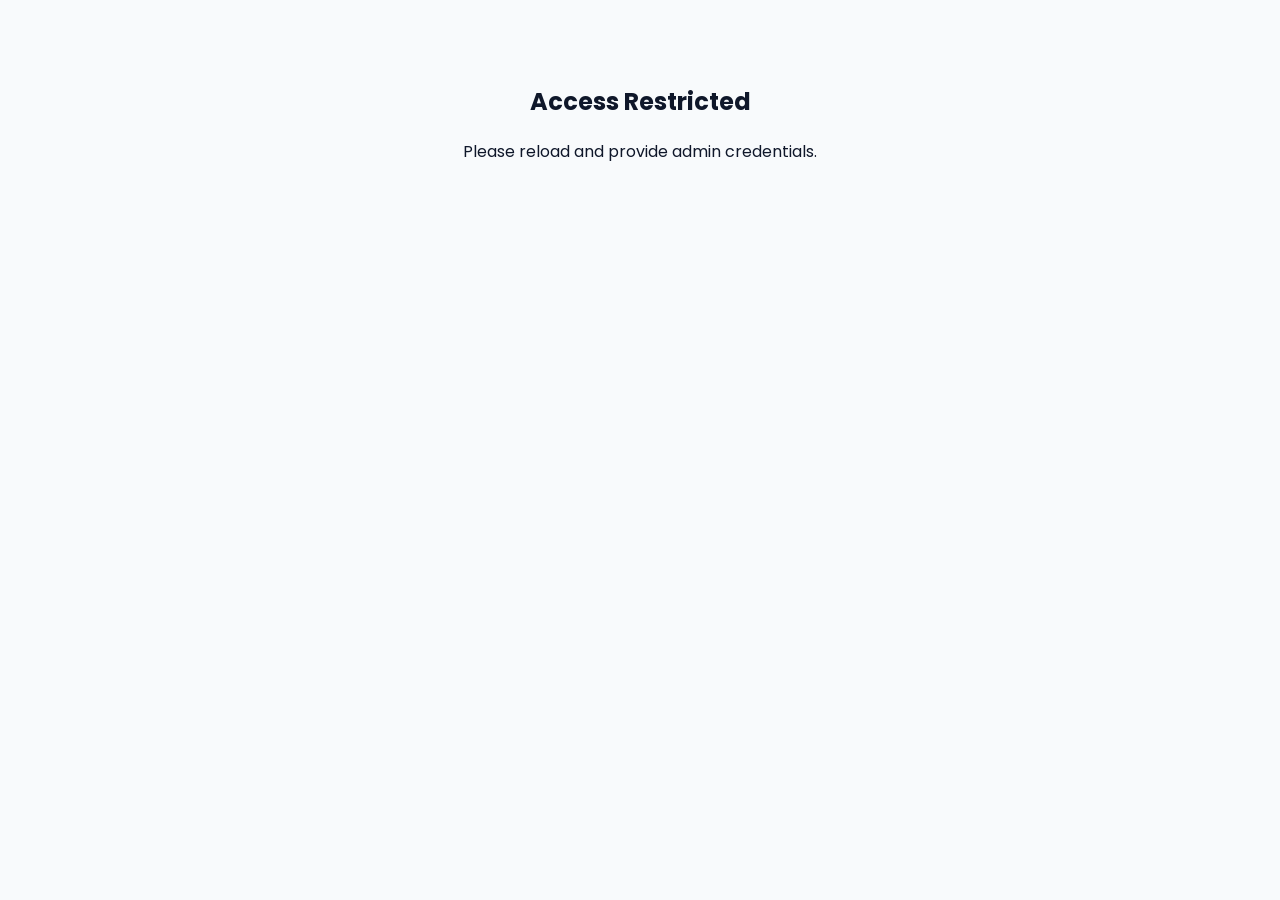
<file: static/admin.html>
<!DOCTYPE html>
<html lang="en">
<head>
  <meta charset="UTF-8">
  <meta name="viewport" content="width=device-width, initial-scale=1.0">
  <title>Admin Dashboard — HappyMiles Tours</title>
  <link rel="icon" type="image/svg+xml" href="/static/images/logo/happymiles-mark.svg">
  <link rel="preconnect" href="https://fonts.googleapis.com">
  <link rel="preconnect" href="https://fonts.gstatic.com" crossorigin>
  <link href="https://fonts.googleapis.com/css2?family=Poppins:wght@300;400;500;600;700&display=swap" rel="stylesheet">
  <link rel="stylesheet" href="/static/css/admin.css">
</head>
<body>

  <!-- Admin Header -->
  <header class="admin-header">
    <div class="admin-brand">
      <img src="/static/images/logo/happymiles-logo.svg" alt="HappyMiles Tours">
      <span style="font-size:0.85rem;background:#0b8a8f;color:#fff;padding:4px 10px;border-radius:12px;font-weight:600;">ADMIN PORTAL</span>
    </div>

    <div class="admin-nav">
      <a href="/" target="_blank" style="text-decoration:none;font-size:0.9rem;color:#0b8a8f;font-weight:500;">View Public Website ↗</a>
      <button id="btn-admin-logout" style="padding:6px 14px;border-radius:8px;background:#fee2e2;color:#991b1b;border:none;cursor:pointer;font-weight:600;font-size:0.85rem;">Logout</button>
    </div>
  </header>

  <main class="admin-container">
    <!-- Stats Overview Cards -->
    <div class="admin-stats-grid">
      <div class="stat-box">
        <div class="stat-box-title">Total Bookings</div>
        <div class="stat-box-val" id="stat-total-bookings">0</div>
      </div>
      <div class="stat-box" style="border-left:4px solid #0284c7;">
        <div class="stat-box-title">Payment Submitted (Need Verification)</div>
        <div class="stat-box-val" style="color:#0284c7;" id="stat-pending-utr">0</div>
      </div>
      <div class="stat-box" style="border-left:4px solid #16a34a;">
        <div class="stat-box-title">Confirmed / Paid</div>
        <div class="stat-box-val" style="color:#16a34a;" id="stat-confirmed">0</div>
      </div>
      <div class="stat-box" style="border-left:4px solid #ff7a1a;">
        <div class="stat-box-title">Total Revenue (Verified)</div>
        <div class="stat-box-val" style="color:#ff7a1a;" id="stat-revenue">₹0</div>
      </div>
    </div>

    <!-- Bookings Management Section -->
    <div class="admin-controls-card">
      <div class="status-tabs">
        <button class="status-tab active" data-status="all">All Bookings</button>
        <button class="status-tab" data-status="payment_submitted" style="background:#e0f2fe;color:#0369a1;">Payment Submitted</button>
        <button class="status-tab" data-status="paid" style="background:#dcfce7;color:#15803d;">Paid</button>
        <button class="status-tab" data-status="confirmed" style="background:#d1fae5;color:#065f46;">Confirmed</button>
        <button class="status-tab" data-status="pending" style="background:#fef3c7;color:#92400e;">Pending</button>
        <button class="status-tab" data-status="cancelled" style="background:#fee2e2;color:#991b1b;">Cancelled</button>
      </div>

      <div style="display:flex;gap:12px;align-items:center;">
        <div class="search-box">
          <input type="text" id="admin-search-input" placeholder="Search by name, phone, ref, UTR...">
        </div>
        <button id="btn-export-csv" style="padding:8px 16px;border-radius:20px;background:#0b8a8f;color:#fff;border:none;cursor:pointer;font-weight:600;font-size:0.85rem;display:flex;align-items:center;gap:6px;">
          📥 Export CSV
        </button>
      </div>
    </div>

    <!-- Bookings Data Table -->
    <div class="admin-table-card">
      <table>
        <thead>
          <tr>
            <th>Reference</th>
            <th>Customer</th>
            <th>Trip & Batch</th>
            <th>Amount Paid / Total</th>
            <th>UTR / Transaction Ref</th>
            <th>Current Status</th>
            <th>Update Status</th>
          </tr>
        </thead>
        <tbody id="bookings-tbody">
          <tr><td colspan="7" style="text-align:center;padding:2rem;">Loading bookings data...</td></tr>
        </tbody>
      </table>
    </div>

    <!-- Packages Management Section -->
    <div style="margin-top:3.5rem;">
      <div style="display:flex;align-items:center;justify-content:space-between;margin-bottom:1.2rem;">
        <div>
          <h2 style="font-size:1.4rem;margin:0;">Tour Packages (Catalog & Status)</h2>
          <p style="color:#64748b;font-size:0.9rem;margin:4px 0 0;">Toggle active status or manage batch rates.</p>
        </div>
      </div>

      <div id="packages-admin-grid" style="display:grid;grid-template-columns:repeat(auto-fit, minmax(360px, 1fr));gap:1rem;">
        <!-- Packages injected dynamically -->
      </div>
    </div>
  </main>

  <script src="/static/js/admin.js"></script>
</body>
</html>
</file>
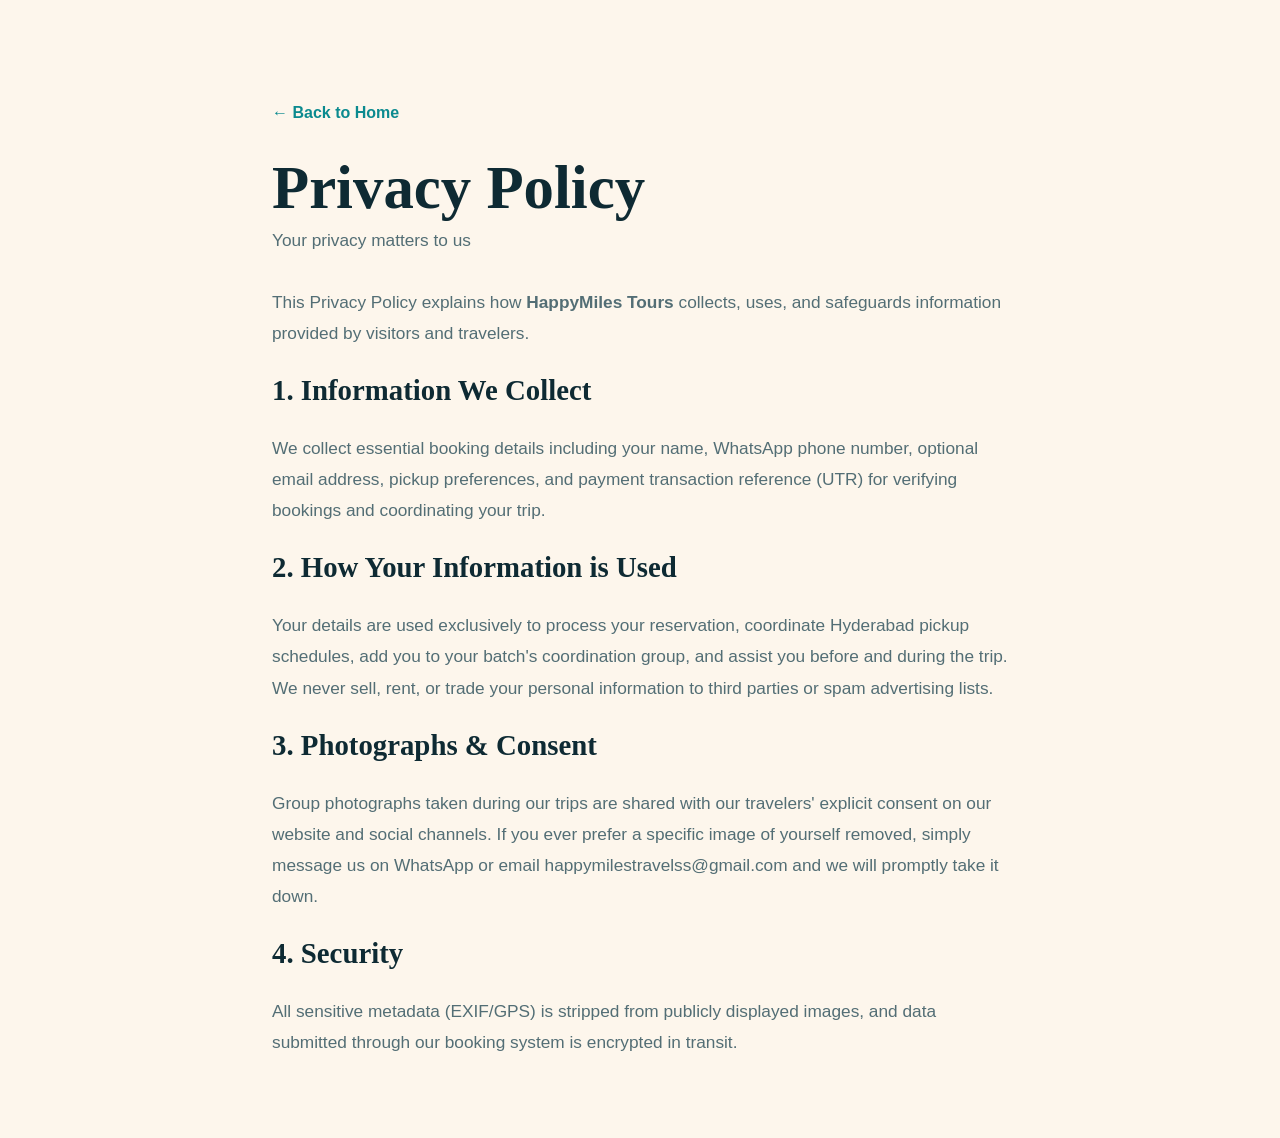
<file: static/privacy.html>
<!DOCTYPE html>
<html lang="en" data-theme="light">
<head>
  <meta charset="UTF-8">
  <meta name="viewport" content="width=device-width, initial-scale=1.0">
  <title>Privacy Policy — HappyMiles Tours</title>
  <link rel="icon" type="image/svg+xml" href="/static/images/logo/happymiles-mark.svg">
  <link rel="stylesheet" href="/static/css/style.css">
</head>
<body style="padding-top:100px;">
  <div class="container" style="max-width:800px;padding-bottom:5rem;">
    <a href="/" style="display:inline-block;margin-bottom:1.5rem;color:var(--color-primary);font-weight:600;">← Back to Home</a>
    <h1>Privacy Policy</h1>
    <p style="color:var(--color-ink-muted);margin-bottom:2rem;">Your privacy matters to us</p>

    <div style="line-height:1.8;color:var(--color-ink-muted);display:flex;flex-direction:column;gap:1.5rem;">
      <p>This Privacy Policy explains how <strong>HappyMiles Tours</strong> collects, uses, and safeguards information provided by visitors and travelers.</p>

      <h3>1. Information We Collect</h3>
      <p>We collect essential booking details including your name, WhatsApp phone number, optional email address, pickup preferences, and payment transaction reference (UTR) for verifying bookings and coordinating your trip.</p>

      <h3>2. How Your Information is Used</h3>
      <p>Your details are used exclusively to process your reservation, coordinate Hyderabad pickup schedules, add you to your batch's coordination group, and assist you before and during the trip. We never sell, rent, or trade your personal information to third parties or spam advertising lists.</p>

      <h3>3. Photographs & Consent</h3>
      <p>Group photographs taken during our trips are shared with our travelers' explicit consent on our website and social channels. If you ever prefer a specific image of yourself removed, simply message us on WhatsApp or email happymilestravelss@gmail.com and we will promptly take it down.</p>

      <h3>4. Security</h3>
      <p>All sensitive metadata (EXIF/GPS) is stripped from publicly displayed images, and data submitted through our booking system is encrypted in transit.</p>
    </div>
  </div>
</body>
</html>
</file>
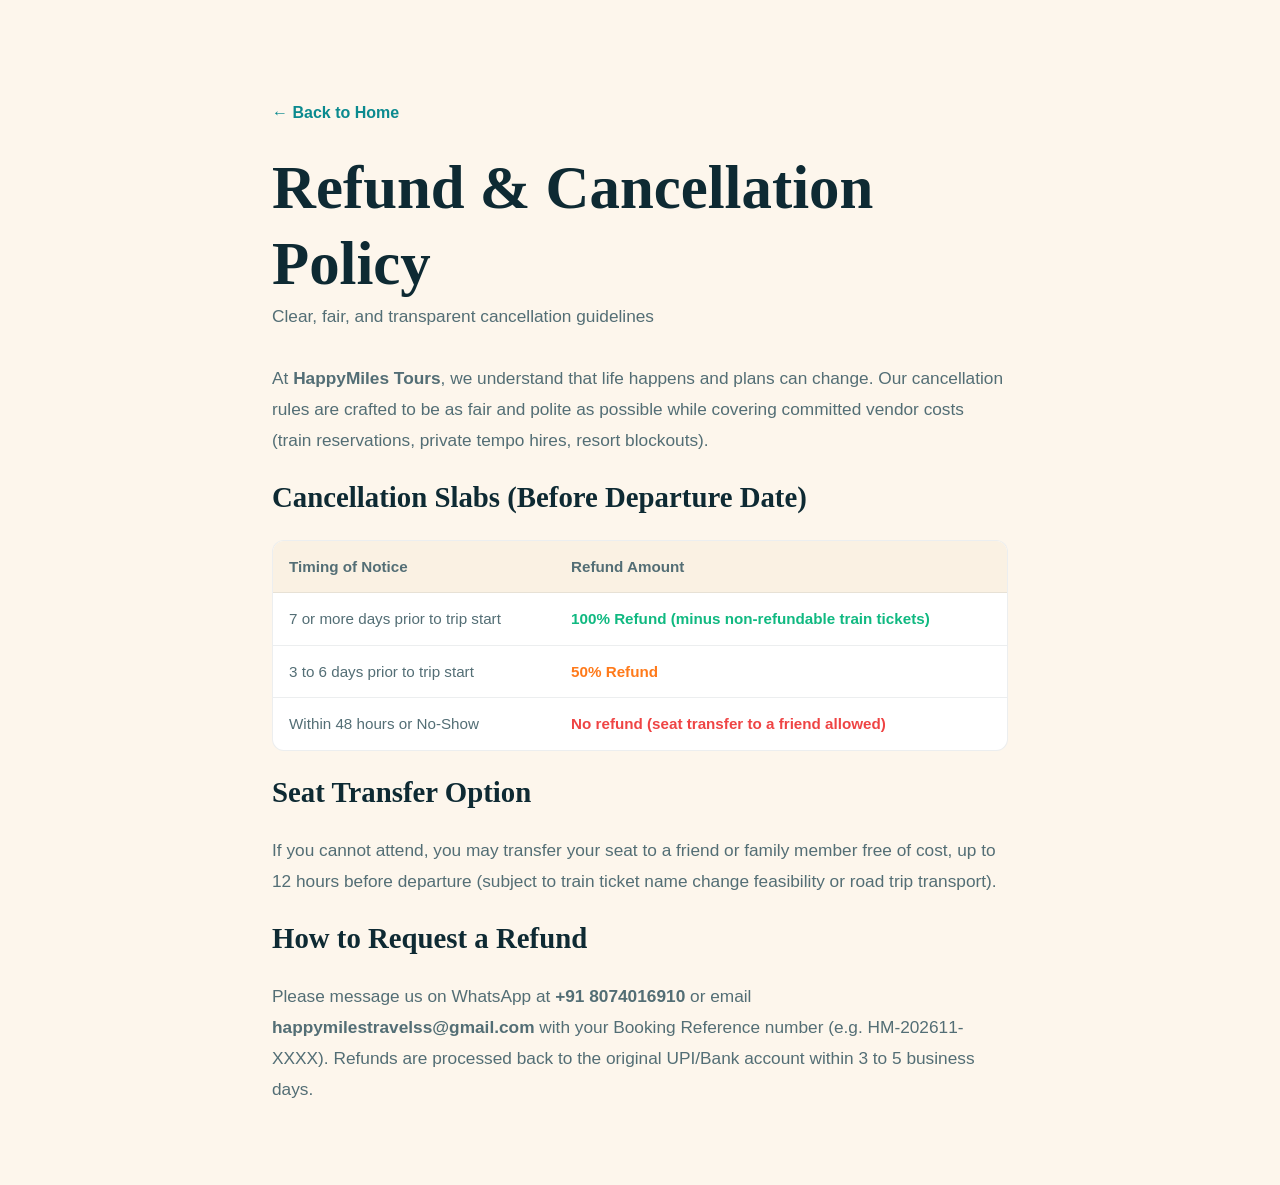
<file: static/refund.html>
<!DOCTYPE html>
<html lang="en" data-theme="light">
<head>
  <meta charset="UTF-8">
  <meta name="viewport" content="width=device-width, initial-scale=1.0">
  <title>Refund & Cancellation Policy — HappyMiles Tours</title>
  <link rel="icon" type="image/svg+xml" href="/static/images/logo/happymiles-mark.svg">
  <link rel="stylesheet" href="/static/css/style.css">
</head>
<body style="padding-top:100px;">
  <div class="container" style="max-width:800px;padding-bottom:5rem;">
    <a href="/" style="display:inline-block;margin-bottom:1.5rem;color:var(--color-primary);font-weight:600;">← Back to Home</a>
    <h1>Refund & Cancellation Policy</h1>
    <p style="color:var(--color-ink-muted);margin-bottom:2rem;">Clear, fair, and transparent cancellation guidelines</p>

    <div style="line-height:1.8;color:var(--color-ink-muted);display:flex;flex-direction:column;gap:1.5rem;">
      <p>At <strong>HappyMiles Tours</strong>, we understand that life happens and plans can change. Our cancellation rules are crafted to be as fair and polite as possible while covering committed vendor costs (train reservations, private tempo hires, resort blockouts).</p>

      <h3>Cancellation Slabs (Before Departure Date)</h3>
      <div style="background:var(--color-surface);border:1px solid var(--color-border);border-radius:12px;overflow:hidden;">
        <table style="width:100%;border-collapse:collapse;font-size:0.95rem;">
          <tr style="background:var(--color-sand-soft);border-bottom:1px solid var(--color-border);">
            <th style="padding:12px 16px;text-align:left;">Timing of Notice</th>
            <th style="padding:12px 16px;text-align:left;">Refund Amount</th>
          </tr>
          <tr style="border-bottom:1px solid var(--color-border);">
            <td style="padding:12px 16px;">7 or more days prior to trip start</td>
            <td style="padding:12px 16px;color:var(--color-success);font-weight:600;">100% Refund (minus non-refundable train tickets)</td>
          </tr>
          <tr style="border-bottom:1px solid var(--color-border);">
            <td style="padding:12px 16px;">3 to 6 days prior to trip start</td>
            <td style="padding:12px 16px;color:var(--color-accent);font-weight:600;">50% Refund</td>
          </tr>
          <tr>
            <td style="padding:12px 16px;">Within 48 hours or No-Show</td>
            <td style="padding:12px 16px;color:var(--color-error);font-weight:600;">No refund (seat transfer to a friend allowed)</td>
          </tr>
        </table>
      </div>

      <h3>Seat Transfer Option</h3>
      <p>If you cannot attend, you may transfer your seat to a friend or family member free of cost, up to 12 hours before departure (subject to train ticket name change feasibility or road trip transport).</p>

      <h3>How to Request a Refund</h3>
      <p>Please message us on WhatsApp at <strong>+91 8074016910</strong> or email <strong>happymilestravelss@gmail.com</strong> with your Booking Reference number (e.g. HM-202611-XXXX). Refunds are processed back to the original UPI/Bank account within 3 to 5 business days.</p>
    </div>
  </div>
</body>
</html>
</file>
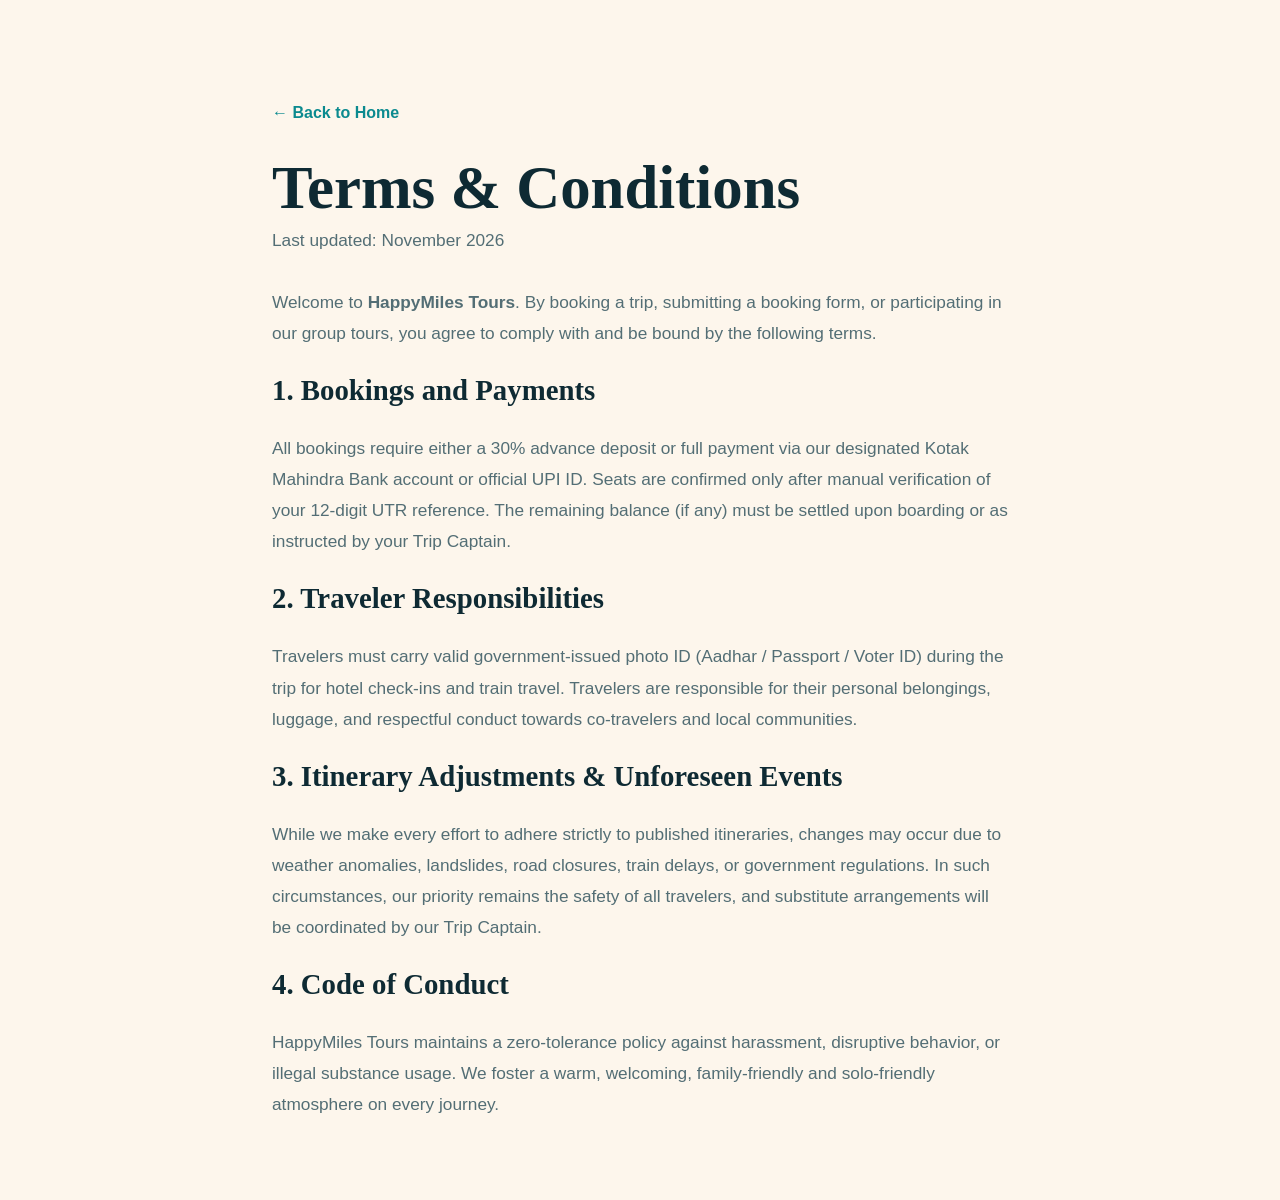
<file: static/terms.html>
<!DOCTYPE html>
<html lang="en" data-theme="light">
<head>
  <meta charset="UTF-8">
  <meta name="viewport" content="width=device-width, initial-scale=1.0">
  <title>Terms & Conditions — HappyMiles Tours</title>
  <link rel="icon" type="image/svg+xml" href="/static/images/logo/happymiles-mark.svg">
  <link rel="stylesheet" href="/static/css/style.css">
</head>
<body style="padding-top:100px;">
  <div class="container" style="max-width:800px;padding-bottom:5rem;">
    <a href="/" style="display:inline-block;margin-bottom:1.5rem;color:var(--color-primary);font-weight:600;">← Back to Home</a>
    <h1>Terms & Conditions</h1>
    <p style="color:var(--color-ink-muted);margin-bottom:2rem;">Last updated: November 2026</p>

    <div style="line-height:1.8;color:var(--color-ink-muted);display:flex;flex-direction:column;gap:1.5rem;">
      <p>Welcome to <strong>HappyMiles Tours</strong>. By booking a trip, submitting a booking form, or participating in our group tours, you agree to comply with and be bound by the following terms.</p>
      
      <h3>1. Bookings and Payments</h3>
      <p>All bookings require either a 30% advance deposit or full payment via our designated Kotak Mahindra Bank account or official UPI ID. Seats are confirmed only after manual verification of your 12-digit UTR reference. The remaining balance (if any) must be settled upon boarding or as instructed by your Trip Captain.</p>

      <h3>2. Traveler Responsibilities</h3>
      <p>Travelers must carry valid government-issued photo ID (Aadhar / Passport / Voter ID) during the trip for hotel check-ins and train travel. Travelers are responsible for their personal belongings, luggage, and respectful conduct towards co-travelers and local communities.</p>

      <h3>3. Itinerary Adjustments & Unforeseen Events</h3>
      <p>While we make every effort to adhere strictly to published itineraries, changes may occur due to weather anomalies, landslides, road closures, train delays, or government regulations. In such circumstances, our priority remains the safety of all travelers, and substitute arrangements will be coordinated by our Trip Captain.</p>

      <h3>4. Code of Conduct</h3>
      <p>HappyMiles Tours maintains a zero-tolerance policy against harassment, disruptive behavior, or illegal substance usage. We foster a warm, welcoming, family-friendly and solo-friendly atmosphere on every journey.</p>
    </div>
  </div>
</body>
</html>
</file>
<file: static/css/admin.css>
/* HappyMiles Tours — Admin Dashboard Styles */
:root {
  --admin-primary: #0b8a8f;
  --admin-accent: #ff7a1a;
  --admin-bg: #f8fafc;
  --admin-card: #ffffff;
  --admin-text: #0f172a;
  --admin-muted: #64748b;
  --admin-border: #e2e8f0;
}

body {
  font-family: 'Poppins', -apple-system, BlinkMacSystemFont, sans-serif;
  background-color: var(--admin-bg);
  color: var(--admin-text);
  margin: 0;
  padding: 0;
}

.admin-header {
  background: #ffffff;
  border-bottom: 1px solid var(--admin-border);
  padding: 1rem 2rem;
  display: flex;
  align-items: center;
  justify-content: space-between;
  position: sticky;
  top: 0;
  z-index: 100;
}

.admin-brand {
  display: flex;
  align-items: center;
  gap: 12px;
}

.admin-brand img {
  height: 40px;
}

.admin-nav {
  display: flex;
  align-items: center;
  gap: 1.5rem;
}

.admin-container {
  max-width: 1400px;
  margin: 2rem auto;
  padding: 0 1.5rem;
}

.admin-stats-grid {
  display: grid;
  grid-template-columns: repeat(auto-fit, minmax(220px, 1fr));
  gap: 1.5rem;
  margin-bottom: 2rem;
}

.stat-box {
  background: #ffffff;
  border-radius: 16px;
  padding: 1.5rem;
  border: 1px solid var(--admin-border);
  box-shadow: 0 4px 12px rgba(0,0,0,0.03);
}

.stat-box-title {
  font-size: 0.85rem;
  color: var(--admin-muted);
  font-weight: 600;
  text-transform: uppercase;
}

.stat-box-val {
  font-size: 2rem;
  font-weight: 700;
  color: var(--admin-primary);
  margin-top: 6px;
}

.admin-controls-card {
  background: #ffffff;
  border-radius: 16px;
  border: 1px solid var(--admin-border);
  padding: 1.5rem;
  margin-bottom: 1.5rem;
  display: flex;
  align-items: center;
  justify-content: space-between;
  flex-wrap: wrap;
  gap: 1rem;
}

.status-tabs {
  display: flex;
  gap: 0.5rem;
  flex-wrap: wrap;
}

.status-tab {
  padding: 6px 14px;
  border-radius: 20px;
  font-size: 0.85rem;
  font-weight: 500;
  background: #f1f5f9;
  color: var(--admin-muted);
  cursor: pointer;
  border: none;
  transition: all 0.2s;
}

.status-tab.active {
  background: var(--admin-primary);
  color: #fff;
}

.search-box {
  display: flex;
  align-items: center;
  background: #f1f5f9;
  border-radius: 20px;
  padding: 6px 16px;
  width: 260px;
}

.search-box input {
  background: transparent;
  border: none;
  font-size: 0.9rem;
  width: 100%;
}

.admin-table-card {
  background: #ffffff;
  border-radius: 16px;
  border: 1px solid var(--admin-border);
  box-shadow: 0 4px 12px rgba(0,0,0,0.03);
  overflow-x: auto;
}

table {
  width: 100%;
  border-collapse: collapse;
  text-align: left;
}

th {
  background: #f8fafc;
  padding: 14px 18px;
  font-size: 0.82rem;
  font-weight: 600;
  color: var(--admin-muted);
  text-transform: uppercase;
  border-bottom: 1px solid var(--admin-border);
}

td {
  padding: 14px 18px;
  font-size: 0.9rem;
  border-bottom: 1px solid var(--admin-border);
  vertical-align: middle;
}

tr:hover td {
  background: #f8fafc;
}

.badge-status {
  padding: 4px 10px;
  border-radius: 12px;
  font-size: 0.75rem;
  font-weight: 600;
  display: inline-block;
  text-transform: uppercase;
}

.status-pending { background: #fef3c7; color: #92400e; }
.status-payment_submitted { background: #e0f2fe; color: #0369a1; }
.status-paid { background: #dcfce7; color: #15803d; }
.status-confirmed { background: #d1fae5; color: #065f46; }
.status-cancelled { background: #fee2e2; color: #991b1b; }

.utr-code {
  font-family: monospace;
  background: #f1f5f9;
  padding: 3px 6px;
  border-radius: 4px;
  font-weight: 600;
  color: #0369a1;
}

.action-select {
  padding: 6px 10px;
  border-radius: 8px;
  border: 1px solid var(--admin-border);
  font-size: 0.85rem;
  background: #fff;
}

.admin-modal {
  position: fixed;
  inset: 0;
  background: rgba(0,0,0,0.5);
  display: flex;
  align-items: center;
  justify-content: center;
  z-index: 1000;
  opacity: 0;
  visibility: hidden;
  transition: all 0.3s;
}

.admin-modal.open {
  opacity: 1;
  visibility: visible;
}

.admin-modal-card {
  background: #fff;
  border-radius: 16px;
  max-width: 600px;
  width: 90%;
  max-height: 90vh;
  overflow-y: auto;
  padding: 2rem;
}
</file>
<file: static/css/style.css>
/* ===================================================================
   HappyMiles Tours — Premium Travel Design System
   "Turning Miles into Memories!"
   =================================================================== */

:root {
  /* Brand Color Palette */
  --color-primary: #0b8a8f;
  --color-primary-dark: #075a5e;
  --color-primary-light: #e5f6f6;
  --color-primary-glow: rgba(11, 138, 143, 0.25);
  
  --color-accent: #ff7a1a;
  --color-accent-hover: #e86708;
  --color-accent-light: #fff2e8;
  --color-accent-glow: rgba(255, 122, 26, 0.3);

  --color-sand: #fdf6ec;
  --color-sand-dark: #f5ebd9;
  --color-sand-soft: #faf1e3;

  --color-ink: #0e2a33;
  --color-ink-muted: #536e75;
  --color-ink-light: #8ba1a8;

  --color-surface: #ffffff;
  --color-surface-glass: rgba(255, 255, 255, 0.85);
  --color-surface-glass-card: rgba(255, 255, 255, 0.92);
  --color-border: rgba(14, 42, 51, 0.08);
  --color-border-hover: rgba(11, 138, 143, 0.35);

  --color-success: #10b981;
  --color-error: #ef4444;

  /* Typography */
  --font-heading: 'Playfair Display', Georgia, serif;
  --font-body: 'Poppins', -apple-system, BlinkMacSystemFont, 'Segoe UI', sans-serif;

  /* Fluid Spacing & Radii */
  --radius-sm: 8px;
  --radius-md: 16px;
  --radius-lg: 24px;
  --radius-xl: 32px;
  --radius-full: 9999px;

  /* Elevation Shadows */
  --shadow-sm: 0 2px 8px rgba(14, 42, 51, 0.04);
  --shadow-md: 0 8px 24px rgba(14, 42, 51, 0.07), 0 2px 6px rgba(14, 42, 51, 0.03);
  --shadow-lg: 0 16px 40px rgba(11, 138, 143, 0.12), 0 4px 12px rgba(14, 42, 51, 0.05);
  --shadow-hover: 0 22px 50px rgba(11, 138, 143, 0.18), 0 8px 20px rgba(14, 42, 51, 0.06);

  --transition-smooth: all 0.35s cubic-bezier(0.22, 1, 0.36, 1);
  --transition-fast: all 0.2s ease;
}

[data-theme="dark"] {
  --color-sand: #0a191e;
  --color-sand-dark: #0f242b;
  --color-sand-soft: #122a33;

  --color-ink: #f0f7f9;
  --color-ink-muted: #a3bac2;
  --color-ink-light: #6a828a;

  --color-surface: #122830;
  --color-surface-glass: rgba(18, 40, 48, 0.88);
  --color-surface-glass-card: rgba(22, 48, 58, 0.94);
  --color-border: rgba(255, 255, 255, 0.08);
  --color-border-hover: rgba(11, 138, 143, 0.6);

  --shadow-sm: 0 2px 8px rgba(0, 0, 0, 0.3);
  --shadow-md: 0 8px 24px rgba(0, 0, 0, 0.4);
  --shadow-lg: 0 16px 40px rgba(0, 0, 0, 0.5);
  --shadow-hover: 0 22px 50px rgba(11, 138, 143, 0.3);
}

/* ================== Reset & Base Styles ================== */
*, *::before, *::after {
  box-sizing: border-box;
  margin: 0;
  padding: 0;
}

html {
  font-size: 16px;
  scroll-behavior: smooth;
  -webkit-text-size-adjust: 100%;
}

body {
  font-family: var(--font-body);
  background-color: var(--color-sand);
  color: var(--color-ink);
  line-height: 1.65;
  overflow-x: hidden;
  position: relative;
  transition: background-color 0.4s ease, color 0.4s ease;
}

img, picture, svg {
  display: block;
  max-width: 100%;
  height: auto;
}

a {
  color: inherit;
  text-decoration: none;
  transition: var(--transition-fast);
}

button, input, select, textarea {
  font-family: inherit;
  font-size: inherit;
  outline: none;
  border: none;
}

button {
  cursor: pointer;
  background: none;
}

ul, ol {
  list-style: none;
}

/* Fluid Typography */
h1, h2, h3, h4, .font-heading {
  font-family: var(--font-heading);
  font-weight: 700;
  line-height: 1.25;
  color: var(--color-ink);
}

h1 { font-size: clamp(2.2rem, 5vw + 1rem, 3.8rem); }
h2 { font-size: clamp(1.8rem, 3.5vw + 0.5rem, 2.8rem); }
h3 { font-size: clamp(1.3rem, 2vw + 0.4rem, 1.8rem); }
h4 { font-size: clamp(1.1rem, 1.2vw + 0.3rem, 1.35rem); }
p { font-size: clamp(0.95rem, 0.6vw + 0.8rem, 1.08rem); }

.container {
  width: 100%;
  max-width: 1240px;
  margin-left: auto;
  margin-right: auto;
  padding-left: clamp(1rem, 4vw, 2rem);
  padding-right: clamp(1rem, 4vw, 2rem);
}

/* ================== Preloader Animation ================== */
#preloader {
  position: fixed;
  inset: 0;
  background: var(--color-ink);
  z-index: 99999;
  display: flex;
  flex-direction: column;
  align-items: center;
  justify-content: center;
  color: #fff;
  transition: transform 0.8s cubic-bezier(0.77, 0, 0.175, 1);
}

#preloader.loaded {
  transform: translateY(-100%);
  pointer-events: none;
}

.preloader-track {
  width: 260px;
  height: 90px;
  position: relative;
}

.preloader-counter {
  font-family: var(--font-heading);
  font-size: 2.5rem;
  font-weight: 700;
  color: var(--color-accent);
  margin-top: 1rem;
}

.preloader-text {
  font-size: 0.9rem;
  letter-spacing: 2px;
  text-transform: uppercase;
  color: var(--color-primary-light);
  opacity: 0.8;
  margin-top: 0.5rem;
}

/* ================== Desktop Cursor Follower ================== */
.cursor-dot, .cursor-circle {
  position: fixed;
  top: 0;
  left: 0;
  pointer-events: none;
  z-index: 9999;
  border-radius: 50%;
  transform: translate(-50%, -50%);
  transition: opacity 0.3s ease;
}

.cursor-dot {
  width: 8px;
  height: 8px;
  background-color: var(--color-accent);
}

.cursor-circle {
  width: 36px;
  height: 36px;
  border: 1.5px solid var(--color-primary);
  background: rgba(11, 138, 143, 0.08);
  transition: width 0.25s, height 0.25s, border-color 0.25s;
}

@media (pointer: coarse) {
  .cursor-dot, .cursor-circle {
    display: none !important;
  }
}

/* ================== Navigation Bar ================== */
.navbar-wrapper {
  position: fixed;
  top: 0;
  left: 0;
  width: 100%;
  z-index: 1000;
  transition: transform 0.4s ease, background-color 0.35s ease, box-shadow 0.35s ease, backdrop-filter 0.35s ease;
}

.navbar-wrapper.scrolled {
  background: var(--color-surface-glass);
  backdrop-filter: blur(16px);
  -webkit-backdrop-filter: blur(16px);
  box-shadow: var(--shadow-sm);
  border-bottom: 1px solid var(--color-border);
}

.navbar-wrapper.hidden {
  transform: translateY(-100%);
}

.navbar {
  display: flex;
  align-items: center;
  justify-content: space-between;
  height: 80px;
  transition: height 0.3s ease;
}

.navbar-wrapper.scrolled .navbar {
  height: 68px;
}

.nav-brand {
  display: flex;
  align-items: center;
  gap: 12px;
}

.brand-logo-img {
  height: 48px;
  width: auto;
}

.nav-links {
  display: flex;
  align-items: center;
  gap: 2rem;
}

.nav-link {
  font-weight: 500;
  font-size: 0.95rem;
  color: var(--color-ink);
  position: relative;
  padding: 6px 0;
}

.nav-link::after {
  content: '';
  position: absolute;
  bottom: 0;
  left: 0;
  width: 0%;
  height: 2px;
  background-color: var(--color-accent);
  transition: width 0.3s cubic-bezier(0.22, 1, 0.36, 1);
  border-radius: 2px;
}

.nav-link:hover::after, .nav-link.active::after {
  width: 100%;
}

.nav-actions {
  display: flex;
  align-items: center;
  gap: 1rem;
}

.theme-toggle-btn {
  width: 40px;
  height: 40px;
  border-radius: 50%;
  display: flex;
  align-items: center;
  justify-content: center;
  color: var(--color-ink);
  background: var(--color-sand-dark);
  transition: var(--transition-fast);
}

.theme-toggle-btn:hover {
  background: var(--color-primary-light);
  color: var(--color-primary);
}

.btn-primary {
  display: inline-flex;
  align-items: center;
  justify-content: center;
  gap: 8px;
  background: linear-gradient(135deg, var(--color-accent) 0%, #ff9547 100%);
  color: #ffffff !important;
  font-weight: 600;
  font-size: 0.95rem;
  padding: 11px 24px;
  border-radius: var(--radius-full);
  box-shadow: 0 4px 16px var(--color-accent-glow);
  transition: var(--transition-smooth);
}

.btn-primary:hover {
  transform: translateY(-2px);
  box-shadow: 0 8px 24px var(--color-accent-glow);
}

.btn-primary:active {
  transform: translateY(0);
}

.btn-outline {
  display: inline-flex;
  align-items: center;
  justify-content: center;
  gap: 8px;
  border: 1.5px solid var(--color-primary);
  color: var(--color-primary);
  font-weight: 600;
  font-size: 0.95rem;
  padding: 10px 22px;
  border-radius: var(--radius-full);
  background: transparent;
  transition: var(--transition-smooth);
}

.btn-outline:hover {
  background: var(--color-primary);
  color: #fff !important;
  transform: translateY(-2px);
  box-shadow: 0 6px 20px var(--color-primary-glow);
}

.btn-teal {
  background: linear-gradient(135deg, var(--color-primary) 0%, #066b70 100%);
  color: #ffffff !important;
  box-shadow: 0 4px 16px var(--color-primary-glow);
}
.btn-teal:hover {
  transform: translateY(-2px);
  box-shadow: 0 8px 24px var(--color-primary-glow);
}

/* Mobile Hamburger Toggle */
.mobile-menu-btn {
  display: none;
  flex-direction: column;
  justify-content: center;
  align-items: center;
  width: 42px;
  height: 42px;
  border-radius: 8px;
  background: var(--color-sand-dark);
  gap: 5px;
}

.mobile-menu-btn span {
  display: block;
  width: 22px;
  height: 2px;
  background-color: var(--color-ink);
  transition: var(--transition-fast);
}

/* Mobile Drawer */
.mobile-drawer {
  position: fixed;
  inset: 0;
  background: var(--color-surface);
  z-index: 999;
  display: flex;
  flex-direction: column;
  padding: 100px 2rem 2rem;
  transform: translateX(100%);
  transition: transform 0.4s cubic-bezier(0.22, 1, 0.36, 1);
  overflow-y: auto;
}

.mobile-drawer.open {
  transform: translateX(0);
}

.mobile-nav-links {
  display: flex;
  flex-direction: column;
  gap: 1.5rem;
  margin-bottom: 2rem;
}

.mobile-nav-link {
  font-size: 1.4rem;
  font-family: var(--font-heading);
  font-weight: 600;
}

/* ================== Hero Section ================== */
.hero-section {
  position: relative;
  min-height: 100vh;
  display: flex;
  align-items: center;
  padding-top: 100px;
  padding-bottom: 60px;
  overflow: hidden;
}

.hero-slider-bg {
  position: absolute;
  inset: 0;
  z-index: 1;
}

.hero-slide {
  position: absolute;
  inset: 0;
  background-size: cover;
  background-position: center;
  opacity: 0;
  transition: opacity 1.4s ease-in-out, transform 8s ease-out;
  transform: scale(1.05);
}

.hero-slide.active {
  opacity: 1;
  transform: scale(1);
}

.hero-overlay {
  position: absolute;
  inset: 0;
  z-index: 2;
  background: linear-gradient(
    135deg,
    rgba(14, 42, 51, 0.88) 0%,
    rgba(14, 42, 51, 0.65) 50%,
    rgba(11, 138, 143, 0.5) 100%
  );
}

.hero-content {
  position: relative;
  z-index: 3;
  color: #ffffff;
  max-width: 780px;
}

.hero-badge {
  display: inline-flex;
  align-items: center;
  gap: 8px;
  background: rgba(255, 255, 255, 0.15);
  border: 1px solid rgba(255, 255, 255, 0.25);
  backdrop-filter: blur(8px);
  padding: 6px 16px;
  border-radius: var(--radius-full);
  font-size: 0.88rem;
  font-weight: 500;
  letter-spacing: 0.5px;
  margin-bottom: 1.5rem;
}

.hero-badge .pulse-dot {
  width: 8px;
  height: 8px;
  background-color: var(--color-accent);
  border-radius: 50%;
  box-shadow: 0 0 0 rgba(255, 122, 26, 0.6);
  animation: pulseDot 2s infinite;
}

@keyframes pulseDot {
  0% { box-shadow: 0 0 0 0 rgba(255, 122, 26, 0.7); }
  70% { box-shadow: 0 0 0 8px rgba(255, 122, 26, 0); }
  100% { box-shadow: 0 0 0 0 rgba(255, 122, 26, 0); }
}

.hero-title {
  color: #ffffff;
  margin-bottom: 1.5rem;
  font-size: clamp(2.5rem, 5.5vw + 0.5rem, 4.2rem);
  letter-spacing: -0.5px;
}

.hero-title .highlight-text {
  color: var(--color-accent);
  font-style: italic;
}

.hero-desc {
  font-size: clamp(1rem, 1.2vw + 0.5rem, 1.25rem);
  line-height: 1.7;
  color: #e5f6f6;
  margin-bottom: 2.2rem;
  max-width: 650px;
}

.hero-cta-group {
  display: flex;
  align-items: center;
  flex-wrap: wrap;
  gap: 1.2rem;
  margin-bottom: 3rem;
}

.hero-features {
  display: flex;
  align-items: center;
  flex-wrap: wrap;
  gap: 1.8rem;
  padding-top: 1.5rem;
  border-top: 1px solid rgba(255, 255, 255, 0.18);
}

.hero-feat-item {
  display: flex;
  align-items: center;
  gap: 8px;
  font-size: 0.92rem;
  color: #fdf6ec;
}

.hero-feat-item svg {
  color: var(--color-accent);
}

/* Floating Scroll Indicator */
.hero-scroll-indicator {
  position: absolute;
  bottom: 24px;
  left: 50%;
  transform: translateX(-50%);
  z-index: 3;
  display: flex;
  flex-direction: column;
  align-items: center;
  gap: 6px;
  color: rgba(255, 255, 255, 0.75);
  font-size: 0.8rem;
  letter-spacing: 1px;
  text-transform: uppercase;
}

.scroll-pill {
  width: 22px;
  height: 36px;
  border: 2px solid rgba(255, 255, 255, 0.6);
  border-radius: var(--radius-full);
  position: relative;
}

.scroll-pill-dot {
  width: 4px;
  height: 8px;
  background-color: var(--color-accent);
  border-radius: 2px;
  position: absolute;
  top: 6px;
  left: 50%;
  transform: translateX(-50%);
  animation: scrollDown 1.8s infinite;
}

@keyframes scrollDown {
  0% { transform: translate(-50%, 0); opacity: 1; }
  60% { transform: translate(-50%, 14px); opacity: 0; }
  100% { transform: translate(-50%, 0); opacity: 0; }
}

/* ================== Stats Band ================== */
.stats-section {
  position: relative;
  margin-top: -45px;
  z-index: 10;
}

.stats-card {
  background: var(--color-surface-glass);
  backdrop-filter: blur(20px);
  -webkit-backdrop-filter: blur(20px);
  border-radius: var(--radius-xl);
  border: 1px solid var(--color-border);
  box-shadow: var(--shadow-lg);
  padding: 2.2rem 2rem;
  display: grid;
  grid-template-columns: repeat(4, 1fr);
  gap: 1.5rem;
}

.stat-item {
  text-align: center;
  position: relative;
}

.stat-item:not(:last-child)::after {
  content: '';
  position: absolute;
  right: 0;
  top: 15%;
  height: 70%;
  width: 1px;
  background-color: var(--color-border);
}

.stat-number {
  font-family: var(--font-heading);
  font-size: clamp(2rem, 3.5vw, 2.8rem);
  font-weight: 700;
  color: var(--color-primary);
  margin-bottom: 4px;
}

.stat-label {
  font-size: 0.9rem;
  color: var(--color-ink-muted);
  font-weight: 500;
}

/* ================== Section Header Component ================== */
.section-header {
  text-align: center;
  max-width: 680px;
  margin: 0 auto 3.5rem;
}

.section-tag {
  display: inline-flex;
  align-items: center;
  gap: 6px;
  color: var(--color-accent);
  background: var(--color-accent-light);
  font-size: 0.85rem;
  font-weight: 600;
  letter-spacing: 1px;
  text-transform: uppercase;
  padding: 6px 16px;
  border-radius: var(--radius-full);
  margin-bottom: 0.8rem;
}

[data-theme="dark"] .section-tag {
  background: rgba(255, 122, 26, 0.15);
}

.section-title {
  margin-bottom: 1rem;
}

.section-subtitle {
  color: var(--color-ink-muted);
  font-size: 1.05rem;
}

/* ================== Packages Grid ================== */
.packages-section {
  padding: 6rem 0;
}

.packages-grid {
  display: grid;
  grid-template-columns: repeat(auto-fill, minmax(350px, 1fr));
  gap: 2rem;
}

.package-card {
  background: var(--color-surface);
  border-radius: var(--radius-lg);
  border: 1px solid var(--color-border);
  box-shadow: var(--shadow-md);
  overflow: hidden;
  display: flex;
  flex-direction: column;
  transition: var(--transition-smooth);
  position: relative;
  transform-style: preserve-3d;
}

.package-card:hover {
  transform: translateY(-8px);
  box-shadow: var(--shadow-hover);
  border-color: var(--color-border-hover);
}

.card-media-wrapper {
  position: relative;
  height: 260px;
  overflow: hidden;
  background-color: var(--color-sand-dark);
}

.card-img {
  width: 100%;
  height: 100%;
  object-fit: cover;
  transition: transform 0.8s cubic-bezier(0.22, 1, 0.36, 1);
}

.package-card:hover .card-img {
  transform: scale(1.08);
}

.card-badge {
  position: absolute;
  top: 14px;
  left: 14px;
  background: rgba(14, 42, 51, 0.85);
  backdrop-filter: blur(8px);
  color: #ffffff;
  font-size: 0.78rem;
  font-weight: 600;
  padding: 5px 12px;
  border-radius: var(--radius-full);
  border: 1px solid rgba(255, 255, 255, 0.2);
}

.card-duration {
  position: absolute;
  bottom: 14px;
  right: 14px;
  background: rgba(255, 255, 255, 0.92);
  color: var(--color-ink);
  font-size: 0.82rem;
  font-weight: 600;
  padding: 5px 12px;
  border-radius: var(--radius-full);
  box-shadow: var(--shadow-sm);
  display: flex;
  align-items: center;
  gap: 4px;
}

[data-theme="dark"] .card-duration {
  background: rgba(18, 40, 48, 0.92);
  color: #fff;
}

.card-body {
  padding: 1.6rem;
  display: flex;
  flex-direction: column;
  flex-grow: 1;
}

.card-header-meta {
  display: flex;
  align-items: center;
  justify-content: space-between;
  margin-bottom: 0.6rem;
}

.card-category {
  font-size: 0.82rem;
  font-weight: 600;
  color: var(--color-primary);
  text-transform: uppercase;
  letter-spacing: 0.5px;
}

.card-sample-pill {
  font-size: 0.72rem;
  background: var(--color-sand-dark);
  color: var(--color-ink-muted);
  padding: 2px 8px;
  border-radius: 4px;
  font-weight: 500;
}

.card-title {
  font-size: 1.35rem;
  margin-bottom: 0.6rem;
  color: var(--color-ink);
}

.card-tagline {
  font-size: 0.9rem;
  color: var(--color-ink-muted);
  margin-bottom: 1.2rem;
  display: -webkit-box;
  -webkit-line-clamp: 2;
  -webkit-box-orient: vertical;
  overflow: hidden;
}

.card-highlights {
  margin-bottom: 1.4rem;
  display: flex;
  flex-direction: column;
  gap: 6px;
}

.highlight-point {
  display: flex;
  align-items: center;
  gap: 6px;
  font-size: 0.86rem;
  color: var(--color-ink-muted);
}

.highlight-point svg {
  color: var(--color-primary);
  flex-shrink: 0;
}

.card-footer {
  margin-top: auto;
  padding-top: 1.2rem;
  border-top: 1px solid var(--color-border);
  display: flex;
  align-items: center;
  justify-content: space-between;
}

.price-box {
  display: flex;
  flex-direction: column;
}

.price-original {
  font-size: 0.82rem;
  color: var(--color-ink-light);
  text-decoration: line-through;
}

.price-current {
  font-family: var(--font-heading);
  font-size: 1.45rem;
  font-weight: 700;
  color: var(--color-accent);
}

.price-unit {
  font-size: 0.75rem;
  font-family: var(--font-body);
  font-weight: 400;
  color: var(--color-ink-muted);
}

/* ================== Story Road Scroll Animation ================== */
.story-road-section {
  padding: 6rem 0;
  position: relative;
  background: var(--color-sand-soft);
}

.road-timeline {
  position: relative;
  max-width: 900px;
  margin: 3rem auto 0;
}

.road-svg-canvas {
  position: absolute;
  top: 0;
  left: 50%;
  transform: translateX(-50%);
  width: 40px;
  height: 100%;
  pointer-events: none;
}

.story-step {
  display: flex;
  align-items: center;
  gap: 3rem;
  margin-bottom: 5rem;
  position: relative;
}

.story-step:nth-child(even) {
  flex-direction: row-reverse;
}

.story-content {
  width: 45%;
  background: var(--color-surface);
  padding: 2rem;
  border-radius: var(--radius-lg);
  border: 1px solid var(--color-border);
  box-shadow: var(--shadow-sm);
}

.story-marker {
  position: absolute;
  left: 50%;
  transform: translateX(-50%);
  width: 44px;
  height: 44px;
  border-radius: 50%;
  background: var(--color-primary);
  color: #fff;
  display: flex;
  align-items: center;
  justify-content: center;
  font-size: 1.2rem;
  box-shadow: 0 0 0 6px var(--color-primary-light);
  z-index: 2;
}

/* ================== Places Gallery (Bento & Carousel) ================== */
.gallery-section {
  padding: 6rem 0;
}

.bento-grid {
  display: grid;
  grid-template-columns: repeat(12, 1fr);
  grid-auto-rows: 220px;
  gap: 1.5rem;
}

.bento-item {
  position: relative;
  border-radius: var(--radius-lg);
  overflow: hidden;
  cursor: pointer;
  box-shadow: var(--shadow-sm);
}

.bento-item img {
  width: 100%;
  height: 100%;
  object-fit: cover;
  transition: transform 0.6s cubic-bezier(0.22, 1, 0.36, 1);
}

.bento-item:hover img {
  transform: scale(1.06);
}

.bento-overlay {
  position: absolute;
  inset: 0;
  background: linear-gradient(180deg, transparent 40%, rgba(14, 42, 51, 0.85) 100%);
  display: flex;
  flex-direction: column;
  justify-content: flex-end;
  padding: 1.5rem;
  color: #fff;
  opacity: 0.9;
  transition: opacity 0.3s ease;
}

.bento-title {
  font-size: 1.25rem;
  font-weight: 600;
  color: #ffffff;
}

.bento-sub {
  font-size: 0.85rem;
  color: #e5f6f6;
}

/* Bento Sizing variants */
.bento-span-8 { grid-column: span 8; grid-row: span 2; }
.bento-span-4 { grid-column: span 4; grid-row: span 2; }
.bento-span-6 { grid-column: span 6; grid-row: span 1; }
.bento-span-4-s { grid-column: span 4; grid-row: span 1; }

/* ================== Happy Customers Section ================== */
.customers-section {
  padding: 6rem 0;
  background: var(--color-sand);
}

.filter-tabs {
  display: flex;
  align-items: center;
  justify-content: center;
  gap: 0.8rem;
  margin-bottom: 3rem;
  flex-wrap: wrap;
}

.filter-tab-btn {
  padding: 9px 24px;
  border-radius: var(--radius-full);
  font-weight: 500;
  font-size: 0.92rem;
  background: var(--color-surface);
  border: 1px solid var(--color-border);
  color: var(--color-ink-muted);
  transition: var(--transition-fast);
}

.filter-tab-btn.active, .filter-tab-btn:hover {
  background: var(--color-primary);
  color: #ffffff;
  border-color: var(--color-primary);
  box-shadow: 0 4px 14px var(--color-primary-glow);
}

.customers-masonry {
  display: grid;
  grid-template-columns: repeat(auto-fill, minmax(320px, 1fr));
  gap: 1.8rem;
}

.customer-card {
  background: var(--color-surface);
  border-radius: var(--radius-lg);
  border: 1px solid var(--color-border);
  overflow: hidden;
  box-shadow: var(--shadow-sm);
  transition: var(--transition-smooth);
  cursor: pointer;
}

.customer-card:hover {
  transform: translateY(-6px);
  box-shadow: var(--shadow-hover);
}

.customer-card-img-wrap {
  position: relative;
  overflow: hidden;
}

.customer-card-img {
  width: 100%;
  height: 280px;
  object-fit: cover;
  transition: transform 0.6s ease;
}

.customer-card:hover .customer-card-img {
  transform: scale(1.05);
}

.customer-card-tag {
  position: absolute;
  top: 12px;
  left: 12px;
  background: rgba(14, 42, 51, 0.8);
  backdrop-filter: blur(8px);
  color: #fff;
  font-size: 0.75rem;
  font-weight: 600;
  padding: 4px 10px;
  border-radius: var(--radius-full);
}

.customer-card-info {
  padding: 1.2rem;
}

.customer-card-caption {
  font-size: 0.92rem;
  color: var(--color-ink);
  font-weight: 500;
  line-height: 1.45;
}

.customers-action-cta {
  text-align: center;
  margin-top: 3.5rem;
  display: flex;
  flex-direction: column;
  align-items: center;
  gap: 1.2rem;
}

.customer-consent-note {
  font-size: 0.82rem;
  color: var(--color-ink-light);
  font-style: italic;
  margin-top: 0.5rem;
}

/* ================== Why Choose Us Section ================== */
.why-us-section {
  padding: 6rem 0;
  background: var(--color-sand-soft);
}

.features-grid {
  display: grid;
  grid-template-columns: repeat(auto-fit, minmax(260px, 1fr));
  gap: 2rem;
}

.feature-box {
  background: var(--color-surface);
  padding: 2.2rem;
  border-radius: var(--radius-lg);
  border: 1px solid var(--color-border);
  box-shadow: var(--shadow-sm);
  transition: var(--transition-smooth);
}

.feature-box:hover {
  transform: translateY(-5px);
  border-color: var(--color-border-hover);
  box-shadow: var(--shadow-md);
}

.feature-icon-wrap {
  width: 60px;
  height: 60px;
  border-radius: var(--radius-md);
  background: var(--color-primary-light);
  color: var(--color-primary);
  display: flex;
  align-items: center;
  justify-content: center;
  font-size: 1.8rem;
  margin-bottom: 1.4rem;
}

.feature-title {
  font-size: 1.2rem;
  margin-bottom: 0.6rem;
}

.feature-desc {
  font-size: 0.92rem;
  color: var(--color-ink-muted);
}

/* ================== FAQ Accordion ================== */
.faq-section {
  padding: 6rem 0;
}

.faq-list {
  max-width: 800px;
  margin: 0 auto;
  display: flex;
  flex-direction: column;
  gap: 1rem;
}

.faq-item {
  background: var(--color-surface);
  border-radius: var(--radius-md);
  border: 1px solid var(--color-border);
  overflow: hidden;
  transition: var(--transition-fast);
}

.faq-question {
  width: 100%;
  padding: 1.4rem 1.6rem;
  display: flex;
  align-items: center;
  justify-content: space-between;
  text-align: left;
  font-weight: 600;
  font-size: 1.05rem;
  color: var(--color-ink);
}

.faq-icon {
  font-size: 1.3rem;
  color: var(--color-accent);
  transition: transform 0.3s ease;
}

.faq-item.active .faq-icon {
  transform: rotate(45deg);
}

.faq-answer {
  max-height: 0;
  overflow: hidden;
  transition: max-height 0.4s cubic-bezier(0.22, 1, 0.36, 1);
  padding: 0 1.6rem;
  color: var(--color-ink-muted);
  font-size: 0.95rem;
  line-height: 1.7;
}

.faq-item.active .faq-answer {
  padding-bottom: 1.4rem;
}

/* ================== Final CTA Section ================== */
.final-cta-section {
  padding: 6rem 0 8rem;
}

.cta-banner {
  background: linear-gradient(135deg, var(--color-primary-dark) 0%, var(--color-ink) 100%);
  border-radius: var(--radius-xl);
  padding: clamp(2.5rem, 6vw, 4.5rem);
  color: #fff;
  text-align: center;
  position: relative;
  overflow: hidden;
  box-shadow: var(--shadow-lg);
}

.cta-banner::before {
  content: '';
  position: absolute;
  top: -50%;
  right: -20%;
  width: 500px;
  height: 500px;
  background: radial-gradient(circle, rgba(255, 122, 26, 0.25) 0%, transparent 70%);
  pointer-events: none;
}

.cta-title {
  color: #fff;
  margin-bottom: 1rem;
}

.cta-desc {
  color: #e5f6f6;
  max-width: 600px;
  margin: 0 auto 2.5rem;
  font-size: 1.1rem;
}

.cta-btn-group {
  display: flex;
  align-items: center;
  justify-content: center;
  flex-wrap: wrap;
  gap: 1.2rem;
}

/* ================== Site Footer ================== */
.site-footer {
  background-color: var(--color-ink);
  color: #f0f7f9;
  padding: 4rem 0 2rem;
  position: relative;
}

.footer-wave {
  position: absolute;
  top: -40px;
  left: 0;
  width: 100%;
  height: 40px;
  overflow: hidden;
  line-height: 0;
}

.footer-wave svg {
  display: block;
  width: 100%;
  height: 40px;
  fill: var(--color-ink);
}

.footer-grid {
  display: grid;
  grid-template-columns: 2fr 1fr 1fr 1.5fr;
  gap: 3rem;
  margin-bottom: 3.5rem;
}

.footer-brand p {
  color: #a3bac2;
  font-size: 0.92rem;
  margin-top: 1rem;
  max-width: 320px;
}

.footer-col-title {
  font-family: var(--font-body);
  font-weight: 700;
  font-size: 1.05rem;
  color: #ffffff;
  margin-bottom: 1.2rem;
  letter-spacing: 0.5px;
}

.footer-links {
  display: flex;
  flex-direction: column;
  gap: 0.7rem;
}

.footer-link {
  color: #a3bac2;
  font-size: 0.9rem;
  transition: var(--transition-fast);
}

.footer-link:hover {
  color: var(--color-accent);
  padding-left: 4px;
}

.footer-contact-item {
  display: flex;
  align-items: flex-start;
  gap: 10px;
  color: #a3bac2;
  font-size: 0.9rem;
  margin-bottom: 0.8rem;
}

.footer-bottom {
  padding-top: 2rem;
  border-top: 1px solid rgba(255, 255, 255, 0.1);
  display: flex;
  align-items: center;
  justify-content: space-between;
  font-size: 0.85rem;
  color: #6a828a;
  flex-wrap: wrap;
  gap: 1rem;
}

/* ================== Floating WhatsApp & Back to Top ================== */
.floating-widgets {
  position: fixed;
  bottom: 24px;
  right: 24px;
  z-index: 990;
  display: flex;
  flex-direction: column;
  align-items: center;
  gap: 12px;
}

.whatsapp-float-btn {
  width: 58px;
  height: 58px;
  border-radius: 50%;
  background: #25d366;
  color: #fff;
  display: flex;
  align-items: center;
  justify-content: center;
  box-shadow: 0 4px 18px rgba(37, 211, 102, 0.4);
  transition: var(--transition-smooth);
  animation: pulseWa 2.5s infinite;
}

.whatsapp-float-btn:hover {
  transform: scale(1.1);
  box-shadow: 0 8px 25px rgba(37, 211, 102, 0.6);
}

@keyframes pulseWa {
  0% { box-shadow: 0 0 0 0 rgba(37, 211, 102, 0.7); }
  70% { box-shadow: 0 0 0 14px rgba(37, 211, 102, 0); }
  100% { box-shadow: 0 0 0 0 rgba(37, 211, 102, 0); }
}

.back-to-top-btn {
  width: 44px;
  height: 44px;
  border-radius: 50%;
  background: var(--color-surface);
  border: 1px solid var(--color-border);
  color: var(--color-ink);
  display: flex;
  align-items: center;
  justify-content: center;
  box-shadow: var(--shadow-md);
  opacity: 0;
  visibility: hidden;
  transition: var(--transition-smooth);
}

.back-to-top-btn.visible {
  opacity: 1;
  visibility: visible;
}

.back-to-top-btn:hover {
  background: var(--color-primary);
  color: #fff;
  transform: translateY(-3px);
}

/* ================== Booking & Payment Sheet Modal ================== */
.modal-overlay {
  position: fixed;
  inset: 0;
  background: rgba(14, 42, 51, 0.7);
  backdrop-filter: blur(6px);
  -webkit-backdrop-filter: blur(6px);
  z-index: 2000;
  display: flex;
  align-items: center;
  justify-content: center;
  opacity: 0;
  visibility: hidden;
  transition: opacity 0.35s ease, visibility 0.35s ease;
  padding: 1rem;
}

.modal-overlay.open {
  opacity: 1;
  visibility: visible;
}

.booking-modal-card {
  background: var(--color-surface);
  width: 100%;
  max-width: 680px;
  max-height: 90vh;
  border-radius: var(--radius-xl);
  box-shadow: var(--shadow-lg);
  display: flex;
  flex-direction: column;
  overflow: hidden;
  transform: translateY(30px) scale(0.96);
  transition: transform 0.4s cubic-bezier(0.22, 1, 0.36, 1);
}

.modal-overlay.open .booking-modal-card {
  transform: translateY(0) scale(1);
}

.modal-header {
  padding: 1.5rem 2rem;
  border-bottom: 1px solid var(--color-border);
  display: flex;
  align-items: center;
  justify-content: space-between;
}

.modal-title {
  font-size: 1.35rem;
}

.modal-close-btn {
  width: 36px;
  height: 36px;
  border-radius: 50%;
  background: var(--color-sand-dark);
  color: var(--color-ink);
  display: flex;
  align-items: center;
  justify-content: center;
  font-size: 1.2rem;
  transition: var(--transition-fast);
}

.modal-close-btn:hover {
  background: var(--color-accent-light);
  color: var(--color-accent);
}

.modal-body {
  padding: 2rem;
  overflow-y: auto;
}

/* ================== Google Forms Integration Components ================== */
.google-form-alt-banner {
  display: flex;
  align-items: center;
  justify-content: space-between;
  gap: 12px;
  background: linear-gradient(135deg, rgba(103, 58, 183, 0.08) 0%, rgba(11, 138, 143, 0.08) 100%);
  border: 1px solid rgba(103, 58, 183, 0.2);
  border-radius: var(--radius-md);
  padding: 12px 16px;
  margin-bottom: 1.5rem;
  transition: var(--transition-fast);
}

.google-form-alt-banner:hover {
  border-color: rgba(103, 58, 183, 0.4);
}

.google-form-alt-text {
  display: flex;
  flex-direction: column;
  gap: 2px;
  font-size: 0.88rem;
  color: var(--color-ink);
}

.google-form-alt-text span {
  font-weight: 600;
}

.google-form-alt-text small {
  color: var(--color-ink-muted);
  font-size: 0.78rem;
}

.btn-google-form {
  display: inline-flex;
  align-items: center;
  justify-content: center;
  gap: 6px;
  background: var(--color-surface);
  color: #673ab7 !important;
  border: 1.5px solid #673ab7;
  padding: 8px 16px;
  border-radius: var(--radius-full);
  font-size: 0.84rem;
  font-weight: 600;
  white-space: nowrap;
  box-shadow: 0 2px 8px rgba(103, 58, 183, 0.12);
  transition: var(--transition-fast);
  cursor: pointer;
  text-decoration: none;
}

.btn-google-form:hover {
  background: #673ab7;
  color: #ffffff !important;
  box-shadow: 0 4px 14px rgba(103, 58, 183, 0.25);
  transform: translateY(-1px);
}

.btn-google-form-lg {
  padding: 12px 22px;
  font-size: 0.95rem;
}

[data-theme="dark"] .google-form-alt-banner {
  background: linear-gradient(135deg, rgba(103, 58, 183, 0.16) 0%, rgba(11, 138, 143, 0.16) 100%);
  border-color: rgba(167, 139, 250, 0.3);
}

[data-theme="dark"] .btn-google-form {
  background: var(--color-surface-glass-card);
  color: #c4b5fd !important;
  border-color: #a78bfa;
}

[data-theme="dark"] .btn-google-form:hover {
  background: #7c3aed;
  color: #ffffff !important;
}

.google-form-card {
  background: var(--color-surface);
  border: 1px solid var(--color-border);
  border-radius: var(--radius-lg);
  padding: 1.8rem;
  box-shadow: var(--shadow-sm);
  transition: var(--transition-fast);
}

.google-form-card:hover {
  box-shadow: var(--shadow-md);
  border-color: rgba(103, 58, 183, 0.4);
}

/* ================== Official Registrations & Certificate Cards ================== */
.cert-section {
  margin: 3.5rem 0;
}

.cert-grid {
  display: grid;
  grid-template-columns: repeat(auto-fit, minmax(320px, 1fr));
  gap: 2rem;
  margin-top: 1.5rem;
}

.cert-card {
  background: var(--color-surface);
  border: 1.5px solid var(--color-border);
  border-radius: var(--radius-lg);
  padding: 2rem;
  box-shadow: var(--shadow-sm);
  display: flex;
  flex-direction: column;
  position: relative;
  overflow: hidden;
  transition: var(--transition-smooth);
}

.cert-card:hover {
  transform: translateY(-4px);
  box-shadow: var(--shadow-md);
  border-color: var(--color-border-hover);
}

.cert-card::before {
  content: '';
  position: absolute;
  top: 0;
  left: 0;
  right: 0;
  height: 4px;
  background: linear-gradient(90deg, var(--color-primary) 0%, var(--color-accent) 100%);
}

.cert-badge {
  display: inline-flex;
  align-items: center;
  gap: 6px;
  background: var(--color-primary-light);
  color: var(--color-primary-dark);
  font-size: 0.78rem;
  font-weight: 700;
  padding: 4px 12px;
  border-radius: var(--radius-full);
  margin-bottom: 1rem;
  width: fit-content;
}

.cert-title {
  font-size: 1.25rem;
  color: var(--color-ink);
  margin-bottom: 0.5rem;
  line-height: 1.35;
}

.cert-number-box {
  background: var(--color-sand-soft);
  border: 1px dashed var(--color-border);
  border-radius: var(--radius-md);
  padding: 10px 14px;
  margin: 1rem 0;
  display: flex;
  align-items: center;
  justify-content: space-between;
  gap: 8px;
}

.cert-number-label {
  font-size: 0.75rem;
  color: var(--color-ink-muted);
  text-transform: uppercase;
  font-weight: 600;
  letter-spacing: 0.5px;
}

.cert-number-val {
  font-family: monospace;
  font-size: 0.95rem;
  font-weight: 700;
  color: var(--color-primary);
}

.cert-details-list {
  display: flex;
  flex-direction: column;
  gap: 8px;
  font-size: 0.88rem;
  color: var(--color-ink-muted);
  line-height: 1.5;
  margin-bottom: 1.5rem;
  flex-grow: 1;
  list-style: none;
  padding: 0;
}

.cert-details-list li {
  display: flex;
  align-items: flex-start;
  gap: 8px;
}

.cert-btn-group {
  display: flex;
  gap: 10px;
  flex-wrap: wrap;
  margin-top: auto;
}

.btn-cert-view {
  flex: 1;
  display: inline-flex;
  align-items: center;
  justify-content: center;
  gap: 6px;
  background: var(--color-primary);
  color: #fff !important;
  font-size: 0.86rem;
  font-weight: 600;
  padding: 10px 16px;
  border-radius: var(--radius-full);
  text-decoration: none;
  transition: var(--transition-fast);
}

.btn-cert-view:hover {
  background: var(--color-primary-dark);
  transform: translateY(-1px);
}

.btn-cert-download {
  display: inline-flex;
  align-items: center;
  justify-content: center;
  gap: 6px;
  background: transparent;
  color: var(--color-ink) !important;
  border: 1.5px solid var(--color-border);
  font-size: 0.86rem;
  font-weight: 600;
  padding: 10px 16px;
  border-radius: var(--radius-full);
  text-decoration: none;
  transition: var(--transition-fast);
}

.btn-cert-download:hover {
  border-color: var(--color-primary);
  color: var(--color-primary) !important;
  background: var(--color-primary-light);
}

/* Trust Seal Band */
.trust-seal-strip {
  background: var(--color-sand-soft);
  border: 1px solid var(--color-border);
  border-radius: var(--radius-lg);
  padding: 1.2rem 1.8rem;
  margin: 2.5rem 0;
  display: flex;
  align-items: center;
  justify-content: space-around;
  flex-wrap: wrap;
  gap: 1.2rem;
}

.trust-seal-item {
  display: flex;
  align-items: center;
  gap: 10px;
  font-size: 0.9rem;
  font-weight: 600;
  color: var(--color-ink);
}

.trust-seal-icon {
  font-size: 1.3rem;
  color: var(--color-primary);
}

[data-theme="dark"] .cert-badge {
  background: rgba(11, 138, 143, 0.25);
  color: #a7f3d0;
}

[data-theme="dark"] .cert-number-box {
  background: rgba(255, 255, 255, 0.04);
}

[data-theme="dark"] .trust-seal-strip {
  background: rgba(255, 255, 255, 0.03);
}

[data-theme="dark"] .btn-cert-download {
  color: #f0f7f9 !important;
  border-color: rgba(255, 255, 255, 0.15);
}

[data-theme="dark"] .btn-cert-download:hover {
  background: rgba(11, 138, 143, 0.2);
  border-color: var(--color-primary);
}

@media (max-width: 580px) {
  .google-form-alt-banner {
    flex-direction: column;
    align-items: flex-start;
  }
  .btn-google-form {
    width: 100%;
    justify-content: center;
  }
}

/* Stepper Component */
.stepper-header {
  display: flex;
  align-items: center;
  justify-content: space-between;
  margin-bottom: 2rem;
  position: relative;
}

.step-indicator {
  display: flex;
  flex-direction: column;
  align-items: center;
  gap: 6px;
  z-index: 2;
}

.step-circle {
  width: 36px;
  height: 36px;
  border-radius: 50%;
  background: var(--color-sand-dark);
  color: var(--color-ink-muted);
  font-weight: 700;
  display: flex;
  align-items: center;
  justify-content: center;
  font-size: 0.95rem;
  transition: var(--transition-fast);
}

.step-indicator.active .step-circle {
  background: var(--color-primary);
  color: #fff;
  box-shadow: 0 0 0 4px var(--color-primary-light);
}

.step-indicator.completed .step-circle {
  background: var(--color-success);
  color: #fff;
}

.step-label {
  font-size: 0.78rem;
  font-weight: 600;
  color: var(--color-ink-muted);
}

/* Floating Label Inputs */
.form-group {
  margin-bottom: 1.4rem;
  position: relative;
}

.floating-input {
  width: 100%;
  padding: 14px 16px;
  border-radius: var(--radius-md);
  border: 1.5px solid var(--color-border);
  background: var(--color-sand-soft);
  color: var(--color-ink);
  font-size: 0.95rem;
  transition: var(--transition-fast);
}

.floating-input:focus {
  border-color: var(--color-primary);
  background: var(--color-surface);
  box-shadow: 0 0 0 4px var(--color-primary-light);
}

.form-label {
  display: block;
  font-size: 0.84rem;
  font-weight: 600;
  color: var(--color-ink-muted);
  margin-bottom: 6px;
}

.payment-toggle-group {
  display: grid;
  grid-template-columns: 1fr 1fr;
  gap: 1rem;
  margin-bottom: 1.5rem;
}

.payment-option-card {
  padding: 1.2rem;
  border-radius: var(--radius-md);
  border: 2px solid var(--color-border);
  background: var(--color-sand-soft);
  cursor: pointer;
  text-align: center;
  transition: var(--transition-fast);
}

.payment-option-card.selected {
  border-color: var(--color-primary);
  background: var(--color-primary-light);
}

.payment-option-title {
  font-weight: 700;
  font-size: 0.95rem;
  color: var(--color-ink);
  margin-bottom: 4px;
}

.payment-option-amount {
  font-family: var(--font-heading);
  font-size: 1.3rem;
  font-weight: 700;
  color: var(--color-accent);
}

/* Bank Details Copy Box */
.bank-details-box {
  background: var(--color-sand-soft);
  border-radius: var(--radius-md);
  padding: 1.4rem;
  border: 1px solid var(--color-border);
  margin-bottom: 1.5rem;
}

.bank-row {
  display: flex;
  align-items: center;
  justify-content: space-between;
  padding: 8px 0;
}

.bank-row:not(:last-child) {
  border-bottom: 1px dashed var(--color-border);
}

.bank-row-label {
  font-size: 0.85rem;
  color: var(--color-ink-muted);
}

.bank-row-value {
  font-weight: 600;
  font-size: 0.92rem;
  display: flex;
  align-items: center;
  gap: 8px;
}

.copy-pill-btn {
  font-size: 0.75rem;
  padding: 3px 8px;
  background: var(--color-primary-light);
  color: var(--color-primary);
  border-radius: 4px;
  font-weight: 600;
  transition: var(--transition-fast);
}

.copy-pill-btn:hover {
  background: var(--color-primary);
  color: #fff;
}

.qr-code-wrapper {
  text-align: center;
  margin: 1.5rem auto;
}

.qr-image {
  max-width: 240px;
  margin: 0 auto;
  border-radius: var(--radius-md);
  box-shadow: var(--shadow-md);
  border: 3px solid var(--color-surface);
}

/* Lightbox Modal */
.lightbox-modal {
  position: fixed;
  inset: 0;
  background: rgba(14, 42, 51, 0.95);
  backdrop-filter: blur(12px);
  z-index: 3000;
  display: flex;
  align-items: center;
  justify-content: center;
  opacity: 0;
  visibility: hidden;
  transition: opacity 0.3s ease, visibility 0.3s ease;
}

.lightbox-modal.open {
  opacity: 1;
  visibility: visible;
}

.lightbox-content {
  position: relative;
  max-width: 90vw;
  max-height: 85vh;
  display: flex;
  flex-direction: column;
  align-items: center;
}

.lightbox-img {
  max-width: 100%;
  max-height: 80vh;
  object-fit: contain;
  border-radius: var(--radius-md);
  box-shadow: 0 10px 40px rgba(0, 0, 0, 0.6);
}

.lightbox-caption {
  color: #ffffff;
  margin-top: 1rem;
  font-size: 1rem;
  text-align: center;
}

.lightbox-nav-btn {
  position: absolute;
  top: 50%;
  transform: translateY(-50%);
  width: 50px;
  height: 50px;
  border-radius: 50%;
  background: rgba(255, 255, 255, 0.15);
  color: #fff;
  display: flex;
  align-items: center;
  justify-content: center;
  font-size: 1.5rem;
  transition: var(--transition-fast);
}

.lightbox-nav-btn:hover {
  background: var(--color-accent);
}

.lightbox-prev { left: 20px; }
.lightbox-next { right: 20px; }

.lightbox-close {
  position: absolute;
  top: 20px;
  right: 20px;
  width: 44px;
  height: 44px;
  border-radius: 50%;
  background: rgba(255, 255, 255, 0.15);
  color: #fff;
  display: flex;
  align-items: center;
  justify-content: center;
  font-size: 1.3rem;
  transition: var(--transition-fast);
}

.lightbox-close:hover {
  background: var(--color-error);
}

/* Toast System */
#toast-container {
  position: fixed;
  bottom: 30px;
  left: 50%;
  transform: translateX(-50%);
  z-index: 9999;
  display: flex;
  flex-direction: column;
  gap: 10px;
  pointer-events: none;
}

.toast {
  background: var(--color-ink);
  color: #ffffff;
  padding: 12px 24px;
  border-radius: var(--radius-full);
  font-size: 0.9rem;
  font-weight: 500;
  box-shadow: var(--shadow-lg);
  display: flex;
  align-items: center;
  gap: 8px;
  animation: toastIn 0.35s cubic-bezier(0.22, 1, 0.36, 1);
  pointer-events: auto;
}

@keyframes toastIn {
  from { opacity: 0; transform: translateY(20px); }
  to { opacity: 1; transform: translateY(0); }
}

/* ================== Responsive Breakpoints ================== */
@media (max-width: 992px) {
  .nav-links { display: none; }
  .mobile-menu-btn { display: flex; }
  .stats-card { grid-template-columns: repeat(2, 1fr); gap: 2rem; }
  .stat-item:nth-child(2)::after { display: none; }
  .footer-grid { grid-template-columns: 1fr 1fr; gap: 2rem; }
  .bento-span-8, .bento-span-4, .bento-span-6, .bento-span-4-s {
    grid-column: span 12;
    grid-row: span 1;
  }
}

@media (max-width: 640px) {
  .stats-card { grid-template-columns: 1fr; }
  .stat-item::after { display: none !important; }
  .packages-grid { grid-template-columns: 1fr; }
  .footer-grid { grid-template-columns: 1fr; }
  .payment-toggle-group { grid-template-columns: 1fr; }
  .story-step { flex-direction: column !important; gap: 1rem; }
  .story-content { width: 100%; }
  .story-marker { position: static; transform: none; margin: 0 auto; }
  .road-svg-canvas { display: none; }
}

/* Accessibility: Reduced Motion */
@media (prefers-reduced-motion: reduce) {
  *, *::before, *::after {
    animation-duration: 0.01ms !important;
    animation-iteration-count: 1 !important;
    transition-duration: 0.01ms !important;
    scroll-behavior: auto !important;
  }
}
</file>
